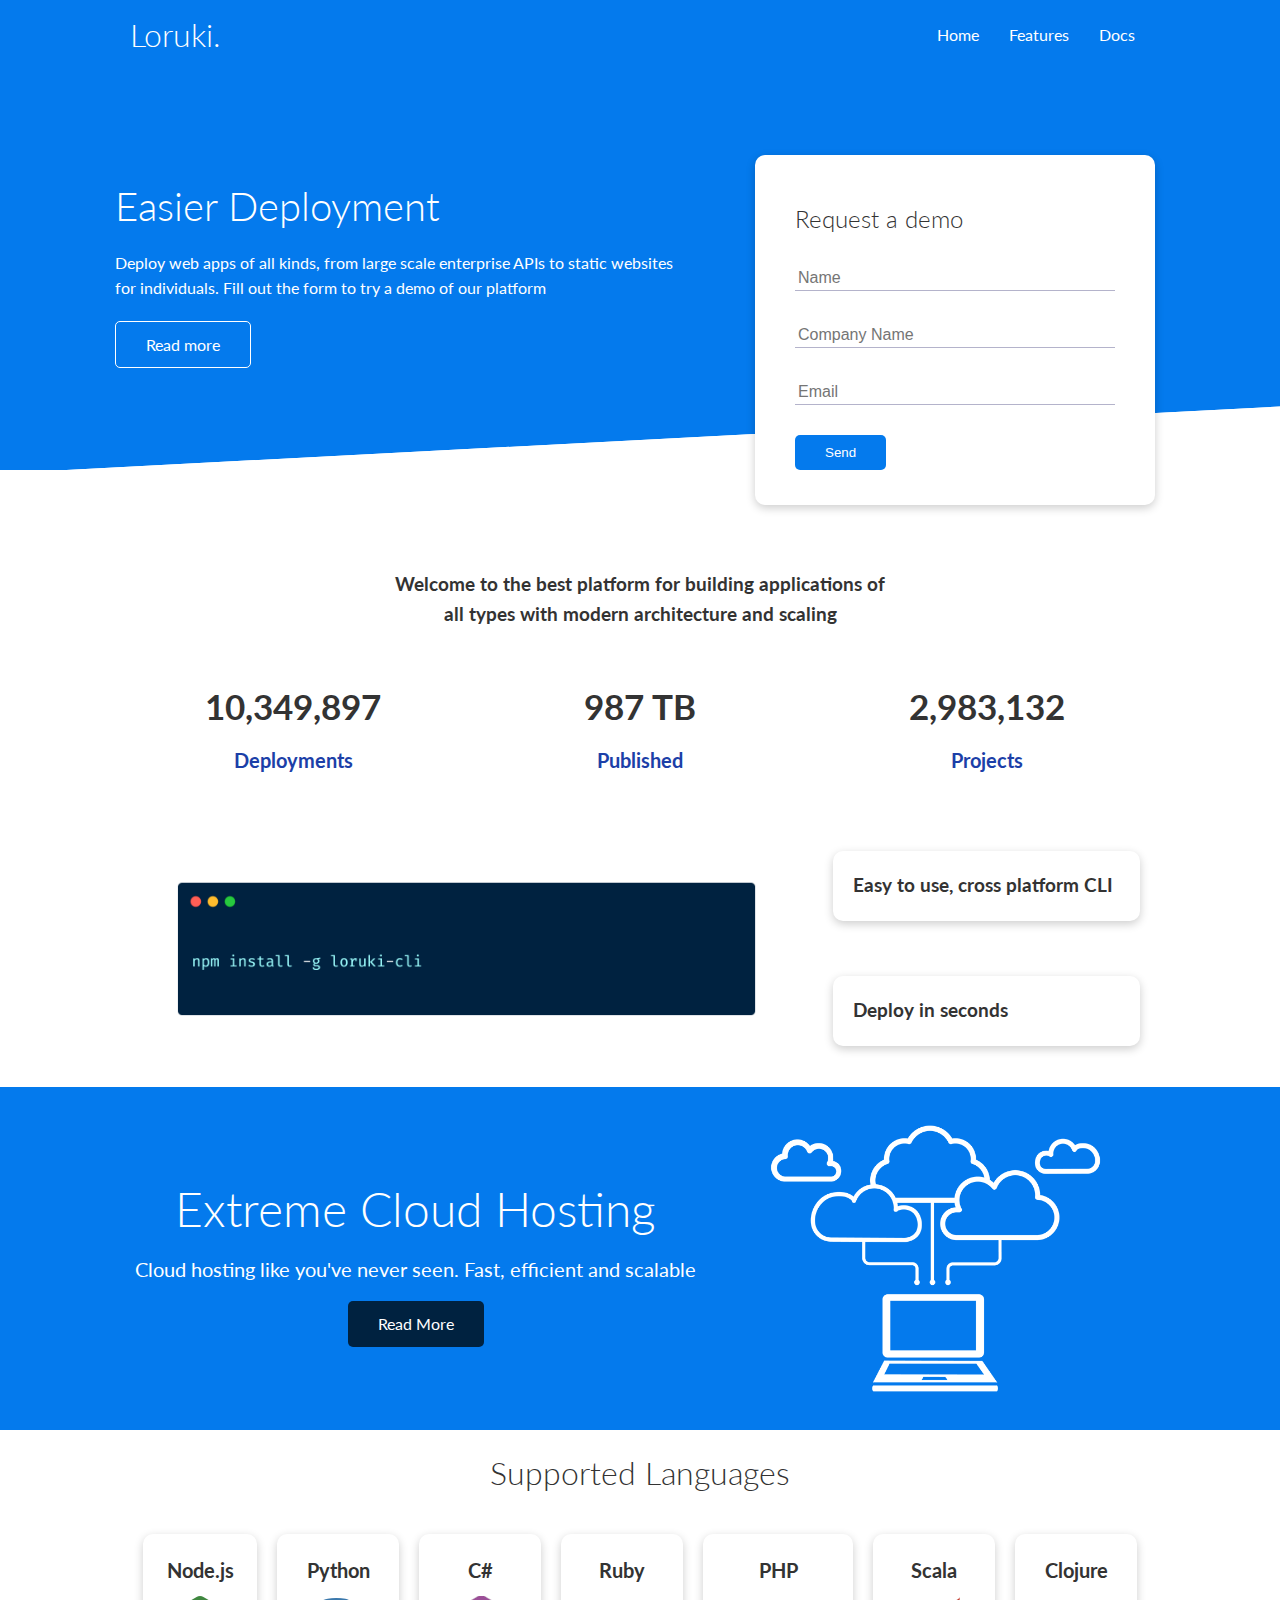
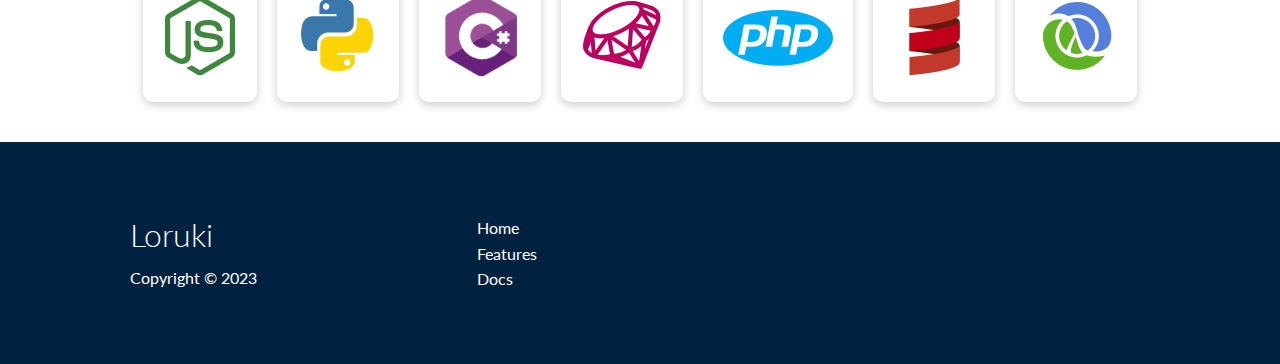
<file: index.html>
<!DOCTYPE html>
<html lang="en">
  <head>
    <meta charset="UTF-8" />
    <meta http-equiv="X-UA-Compatible" content="IE=edge" />
    <meta name="viewport" content="width=device-width, initial-scale=1.0" />
    <title>Loruki | Cloud Hosting for Everyone</title>
    <link
      rel="stylesheet"
      href="https://cdnjs.cloudflare.com/ajax/libs/font-awesome/6.3.0/css/all.min.css"
      integrity="sha512-SzlrxWUlpfuzQ+pcUCosxcglQRNAq/DZjVsC0lE40xsADsfeQoEypE+enwcOiGjk/bSuGGKHEyjSoQ1zVisanQ=="
      crossorigin="anonymous"
      referrerpolicy="no-referrer"
    />
    <link rel="stylesheet" href="css/utilities.css" />
    <link rel="stylesheet" href="css/styles.css" />
  </head>
  <body>
    <!-- Navbar -->
    <div class="navbar">
      <div class="container flex">
        <h1 class="logo">Loruki.</h1>
        <nav>
          <ul>
            <li><a href="index.html">Home</a></li>
            <li><a href="features.html">Features</a></li>
            <li><a href="docs.html">Docs</a></li>
          </ul>
        </nav>
      </div>
    </div>

    <!-- Showcase -->
    <section class="showcase">
      <div class="container grid">
        <div class="showcase-text">
          <h1>Easier Deployment</h1>
          <p>
            Deploy web apps of all kinds, from large scale enterprise APIs to
            static websites for individuals. Fill out the form to try a demo of
            our platform
          </p>
          <a href="features.html" class="btn btn-outline">Read more</a>
        </div>
        <div class="showcase-form card">
          <h2>Request a demo</h2>
          <form>
            <div class="form-control">
              <input type="text" name="name" placeholder="Name" required />
            </div>
            <div class="form-control">
              <input
                type="text"
                name="company"
                placeholder="Company Name"
                required
              />
            </div>
            <div class="form-control">
              <input type="email" name="email" placeholder="Email" required />
            </div>
            <input type="submit" value="Send" class="btn btn-primary" />
          </form>
        </div>
      </div>
    </section>

    <!-- Stats -->
    <section class="stats">
      <div class="container">
        <h3 class="stats-heading text-center my-1">
          Welcome to the best platform for building applications of all types
          with modern architecture and scaling
        </h3>

        <div class="grid grid-3 text-center my-4">
          <div>
            <i class="fas fa-server fa-3x"></i>
            <h3>10,349,897</h3>
            <p class="text-secondary">Deployments</p>
          </div>
          <div>
            <i class="fas fa-upload fa-3x"></i>
            <h3>987 TB</h3>
            <p class="text-secondary">Published</p>
          </div>
          <div>
            <i class="fas fa-project-diagram fa-3x"></i>
            <h3>2,983,132</h3>
            <p class="text-secondary">Projects</p>
          </div>
        </div>
      </div>
    </section>

    <!-- Cli -->
    <section class="cli">
      <div class="container grid">
        <img src="images/cli.png" alt="cli-pic" />
        <div class="card">
          <h3>Easy to use, cross platform CLI</h3>
        </div>
        <div class="card">
          <h3>Deploy in seconds</h3>
        </div>
      </div>
    </section>

    <!-- Cloud -->
    <section class="cloud bg-primary my-2 py-2">
      <div class="container grid">
        <div class="text-center">
          <h2 class="lg">Extreme Cloud Hosting</h2>
          <p class="lead my-1">
            Cloud hosting like you've never seen. Fast, efficient and scalable
          </p>
          <a href="features.html" class="btn btn-dark">Read More</a>
        </div>
        <img src="images/cloud.png" alt="clouds-pic" />
      </div>
    </section>

    <!-- Languages -->
    <section class="languages">
      <h2 class="md text-center my-2">Supported Languages</h2>
      <div class="container flex">
        <div class="card">
          <h4>Node.js</h4>
          <img src="images/logos/node.png" alt="" />
        </div>
        <div class="card">
          <h4>Python</h4>
          <img src="images/logos/python.png" alt="" />
        </div>
        <div class="card">
          <h4>C#</h4>
          <img src="images/logos/csharp.png" alt="" />
        </div>
        <div class="card">
          <h4>Ruby</h4>
          <img src="images/logos/ruby.png" alt="" />
        </div>
        <div class="card">
          <h4>PHP</h4>
          <img src="images/logos/php.png" alt="" />
        </div>
        <div class="card">
          <h4>Scala</h4>
          <img src="images/logos/scala.png" alt="" />
        </div>
        <div class="card">
          <h4>Clojure</h4>
          <img src="images/logos/clojure.png" alt="" />
        </div>
      </div>
    </section>

    <!-- Footer -->
    <footer class="footer bg-dark py-5">
      <div class="container grid grid-3">
        <div>
          <h1>Loruki</h1>
          <p>Copyright &copy; 2023</p>
        </div>
        <nav>
          <ul>
            <li><a href="index.html">Home</a></li>
            <li><a href="features.html">Features</a></li>
            <li><a href="docs.html">Docs</a></li>
          </ul>
        </nav>
        <div class="social">
          <a href="#"><i class="fab fa-github fa-2x"></i></a>
          <a href="#"><i class="fab fa-facebook fa-2x"></i></a>
          <a href="#"><i class="fab fa-instagram fa-2x"></i></a>
          <a href="#"><i class="fab fa-twitter fa-2x"></i></a>
        </div>
      </div>
    </footer>
  </body>
</html>
</file>
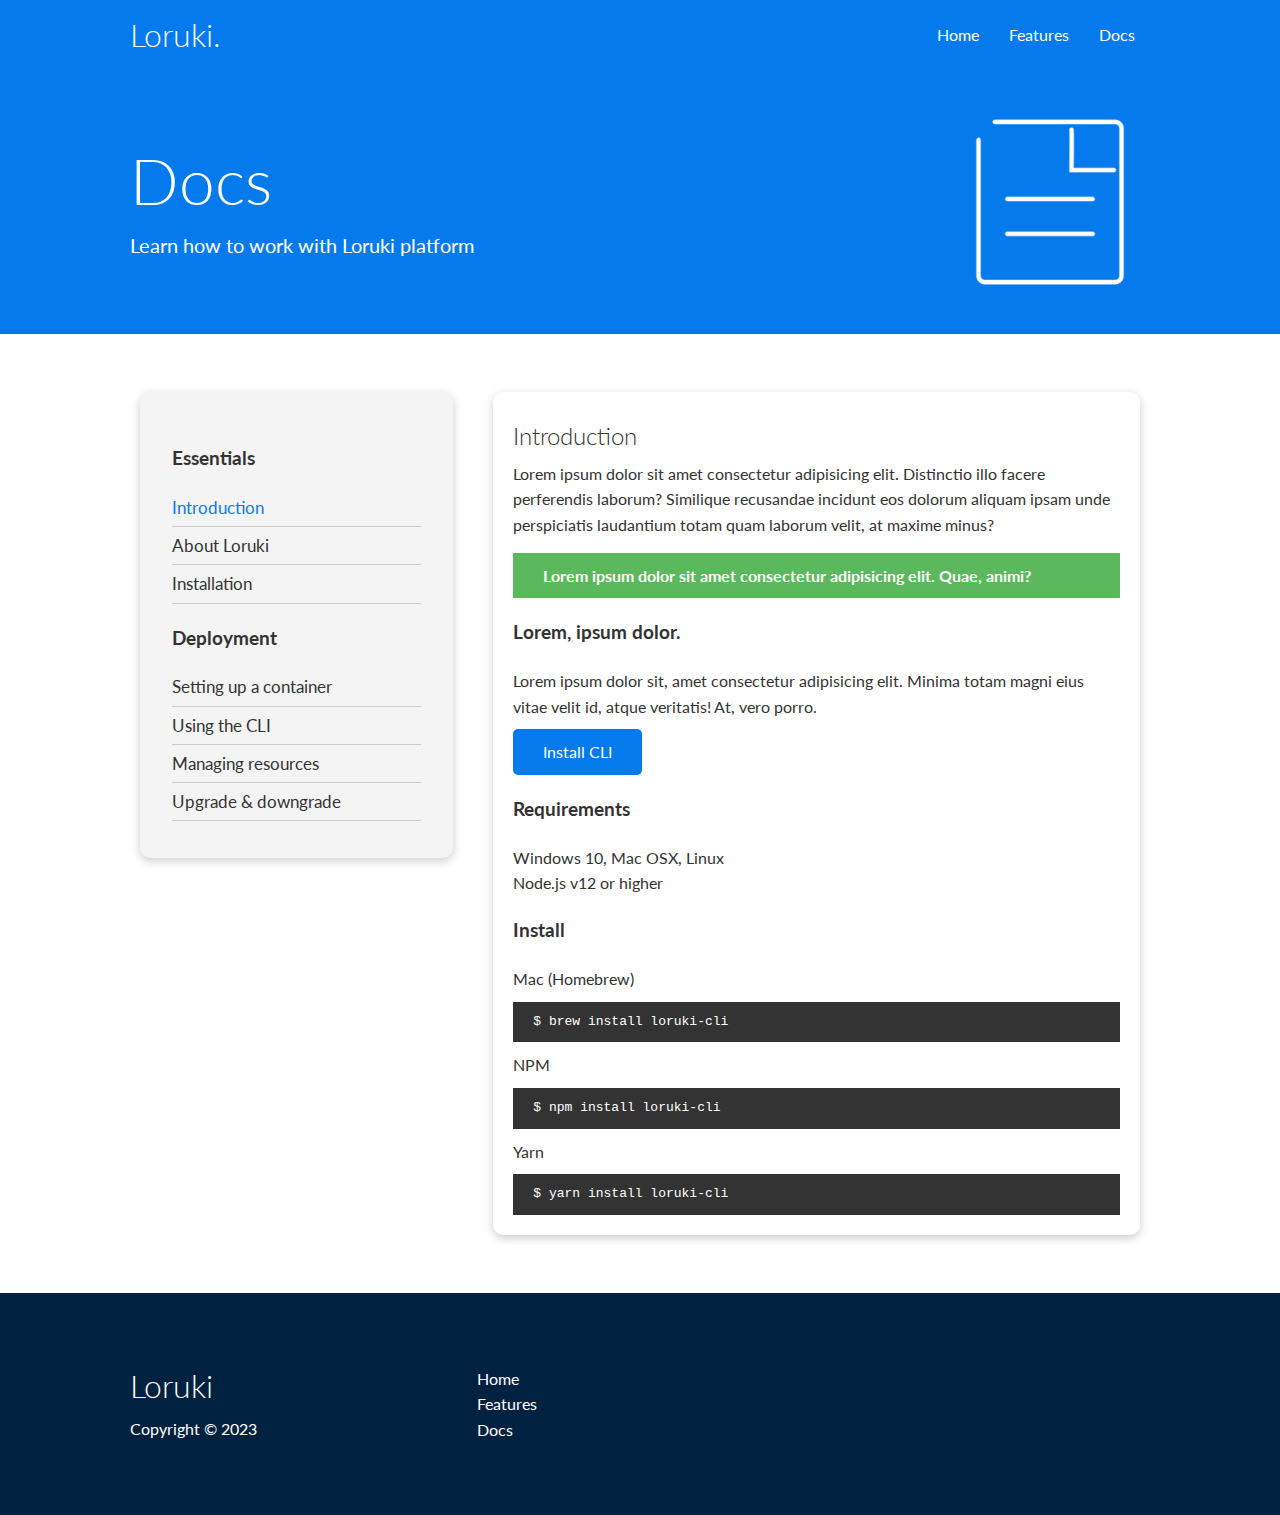
<file: docs.html>
<!DOCTYPE html>
<html lang="en">
  <head>
    <meta charset="UTF-8" />
    <meta http-equiv="X-UA-Compatible" content="IE=edge" />
    <meta name="viewport" content="width=device-width, initial-scale=1.0" />
    <title>Loruki | Cloud Hosting for Everyone</title>
    <link
      rel="stylesheet"
      href="https://cdnjs.cloudflare.com/ajax/libs/font-awesome/6.3.0/css/all.min.css"
      integrity="sha512-SzlrxWUlpfuzQ+pcUCosxcglQRNAq/DZjVsC0lE40xsADsfeQoEypE+enwcOiGjk/bSuGGKHEyjSoQ1zVisanQ=="
      crossorigin="anonymous"
      referrerpolicy="no-referrer"
    />
    <link rel="stylesheet" href="css/utilities.css" />
    <link rel="stylesheet" href="css/styles.css" />
  </head>
  <body>
    <!-- Navbar -->
    <div class="navbar">
      <div class="container flex">
        <h1 class="logo">Loruki.</h1>
        <nav>
          <ul>
            <li><a href="index.html">Home</a></li>
            <li><a href="features.html">Features</a></li>
            <li><a href="docs.html">Docs</a></li>
          </ul>
        </nav>
      </div>
    </div>

    <!-- Head -->
    <section class="docs-head bg-primary py-3">
      <div class="container grid">
        <div>
          <h1 class="xl">Docs</h1>
          <p class="lead">Learn how to work with Loruki platform</p>
        </div>
        <img src="images/docs.png" alt="server pic" />
      </div>
    </section>

    <!-- Docs main -->
    <section class="docs-main my-4">
      <div class="container grid">
        <div class="card bg-light p-3">
          <h3 class="my-2">Essentials</h3>
          <nav>
            <ul>
              <li><a class="text-primary" href="#">Introduction</a></li>
              <li><a href="#">About Loruki</a></li>
              <li><a href="#">Installation</a></li>
            </ul>
          </nav>

          <h3 class="my-2">Deployment</h3>
          <nav>
            <ul>
              <li><a href="#">Setting up a container</a></li>
              <li><a href="#">Using the CLI</a></li>
              <li><a href="#">Managing resources</a></li>
              <li><a href="#">Upgrade & downgrade</a></li>
            </ul>
          </nav>
        </div>
        <div class="card">
          <h2>Introduction</h2>
          <p>
            Lorem ipsum dolor sit amet consectetur adipisicing elit. Distinctio
            illo facere perferendis laborum? Similique recusandae incidunt eos
            dolorum aliquam ipsam unde perspiciatis laudantium totam quam
            laborum velit, at maxime minus?
          </p>

          <div class="alert alert-success">
            <i class="fas fa-info"></i> Lorem ipsum dolor sit amet consectetur
            adipisicing elit. Quae, animi?
          </div>

          <h3>Lorem, ipsum dolor.</h3>
          <p>
            Lorem ipsum dolor sit, amet consectetur adipisicing elit. Minima
            totam magni eius vitae velit id, atque veritatis! At, vero porro.
          </p>
          <a href="#" class="btn btn-primary">Install CLI</a>

          <h3>Requirements</h3>
          <ul>
            <li>Windows 10, Mac OSX, Linux</li>
            <li>Node.js v12 or higher</li>
          </ul>

          <h3>Install</h3>
          <p>Mac (Homebrew)</p>
          <pre><code>$ brew install loruki-cli</code></pre>
          <p>NPM</p>
          <pre><code>$ npm install loruki-cli</code></pre>
          <p>Yarn</p>
          <pre><code>$ yarn install loruki-cli</code></pre>
        </div>
      </div>
    </section>

    <!-- Footer -->
    <footer class="footer bg-dark py-5">
      <div class="container grid grid-3">
        <div>
          <h1>Loruki</h1>
          <p>Copyright &copy; 2023</p>
        </div>
        <nav>
          <ul>
            <li><a href="index.html">Home</a></li>
            <li><a href="features.html">Features</a></li>
            <li><a href="docs.html">Docs</a></li>
          </ul>
        </nav>
        <div class="social">
          <a href="#"><i class="fab fa-github fa-2x"></i></a>
          <a href="#"><i class="fab fa-facebook fa-2x"></i></a>
          <a href="#"><i class="fab fa-instagram fa-2x"></i></a>
          <a href="#"><i class="fab fa-twitter fa-2x"></i></a>
        </div>
      </div>
    </footer>
  </body>
</html>
</file>
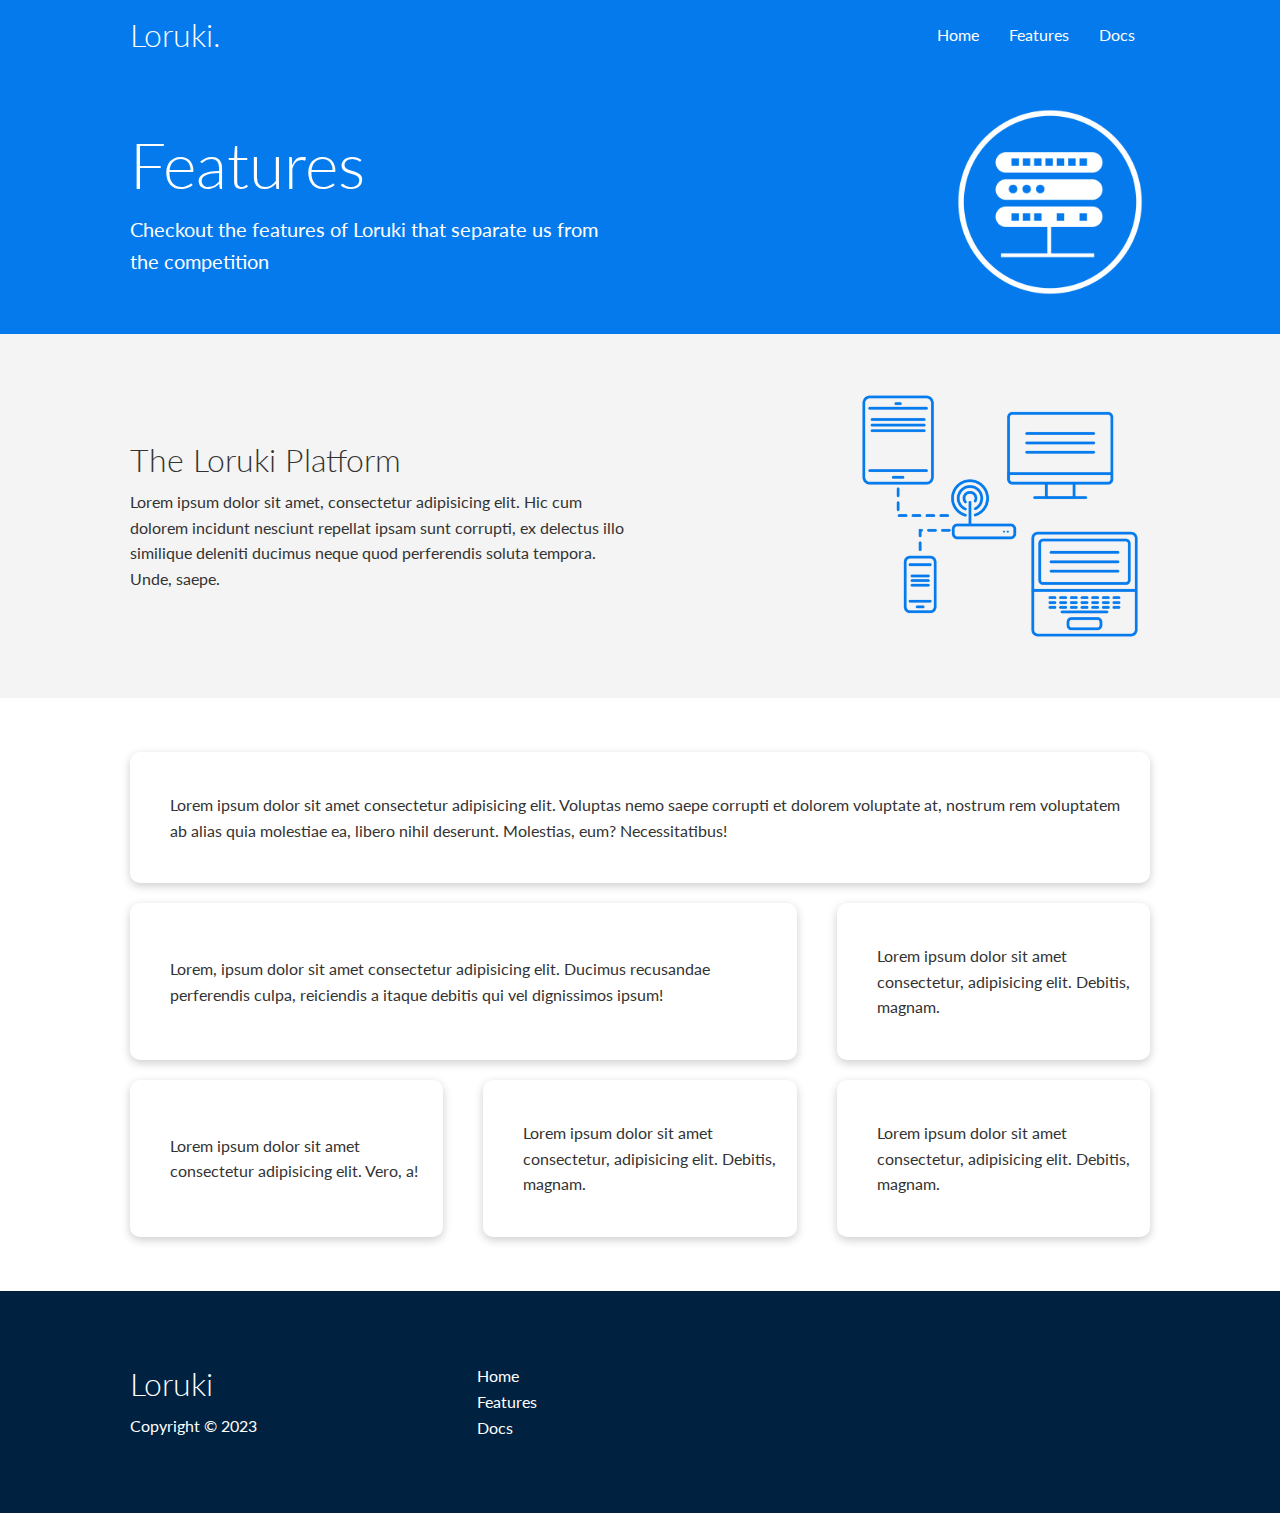
<file: features.html>
<!DOCTYPE html>
<html lang="en">
  <head>
    <meta charset="UTF-8" />
    <meta http-equiv="X-UA-Compatible" content="IE=edge" />
    <meta name="viewport" content="width=device-width, initial-scale=1.0" />
    <title>Loruki | Cloud Hosting for Everyone</title>
    <link
      rel="stylesheet"
      href="https://cdnjs.cloudflare.com/ajax/libs/font-awesome/6.3.0/css/all.min.css"
      integrity="sha512-SzlrxWUlpfuzQ+pcUCosxcglQRNAq/DZjVsC0lE40xsADsfeQoEypE+enwcOiGjk/bSuGGKHEyjSoQ1zVisanQ=="
      crossorigin="anonymous"
      referrerpolicy="no-referrer"
    />
    <link rel="stylesheet" href="css/utilities.css" />
    <link rel="stylesheet" href="css/styles.css" />
  </head>
  <body>
    <!-- Navbar -->
    <div class="navbar">
      <div class="container flex">
        <h1 class="logo">Loruki.</h1>
        <nav>
          <ul>
            <li><a href="index.html">Home</a></li>
            <li><a href="features.html">Features</a></li>
            <li><a href="docs.html">Docs</a></li>
          </ul>
        </nav>
      </div>
    </div>

    <!-- Head -->
    <section class="features-head bg-primary py-3">
      <div class="container grid">
        <div>
          <h1 class="xl">Features</h1>
          <p class="lead">
            Checkout the features of Loruki that separate us from the
            competition
          </p>
        </div>
        <img src="images/server.png" alt="server pic" />
      </div>
    </section>

    <!-- Sub Head -->
    <section class="features-sub-head bg-light py-3">
      <div class="container grid">
        <div>
          <h1 class="md">The Loruki Platform</h1>
          <p>
            Lorem ipsum dolor sit amet, consectetur adipisicing elit. Hic cum
            dolorem incidunt nesciunt repellat ipsam sunt corrupti, ex delectus
            illo similique deleniti ducimus neque quod perferendis soluta
            tempora. Unde, saepe.
          </p>
        </div>
        <img src="images/server2.png" alt="server pic" />
      </div>
    </section>

    <section class="features-main my-2">
      <div class="container grid grid-3">
        <div class="card flex">
          <i class="fas fa-server fa-3x"></i>
          <p>
            Lorem ipsum dolor sit amet consectetur adipisicing elit. Voluptas
            nemo saepe corrupti et dolorem voluptate at, nostrum rem voluptatem
            ab alias quia molestiae ea, libero nihil deserunt. Molestias, eum?
            Necessitatibus!
          </p>
        </div>
        <div class="card flex">
          <i class="fas fa-network-wired fa-3x"></i>
          <p>
            Lorem, ipsum dolor sit amet consectetur adipisicing elit. Ducimus
            recusandae perferendis culpa, reiciendis a itaque debitis qui vel
            dignissimos ipsum!
          </p>
        </div>
        <div class="card flex">
          <i class="fas fa-laptop-code fa-3x"></i>
          <p>
            Lorem ipsum dolor sit amet consectetur, adipisicing elit. Debitis,
            magnam.
          </p>
        </div>
        <div class="card flex">
          <i class="fas fa-database fa-3x"></i>
          <p>
            Lorem ipsum dolor sit amet consectetur adipisicing elit. Vero, a!
          </p>
        </div>
        <div class="card flex">
          <i class="fas fa-power-off fa-3x"></i>
          <p>
            Lorem ipsum dolor sit amet consectetur, adipisicing elit. Debitis,
            magnam.
          </p>
        </div>
        <div class="card flex">
          <i class="fas fa-upload fa-3x"></i>
          <p>
            Lorem ipsum dolor sit amet consectetur, adipisicing elit. Debitis,
            magnam.
          </p>
        </div>
      </div>
    </section>

    <!-- Footer -->
    <footer class="footer bg-dark py-5">
      <div class="container grid grid-3">
        <div>
          <h1>Loruki</h1>
          <p>Copyright &copy; 2023</p>
        </div>
        <nav>
          <ul>
            <li><a href="index.html">Home</a></li>
            <li><a href="features.html">Features</a></li>
            <li><a href="docs.html">Docs</a></li>
          </ul>
        </nav>
        <div class="social">
          <a href="#"><i class="fab fa-github fa-2x"></i></a>
          <a href="#"><i class="fab fa-facebook fa-2x"></i></a>
          <a href="#"><i class="fab fa-instagram fa-2x"></i></a>
          <a href="#"><i class="fab fa-twitter fa-2x"></i></a>
        </div>
      </div>
    </footer>
  </body>
</html>
</file>
<file: css/utilities.css>
.container {
  max-width: 1100px;
  margin: 0 auto;
  overflow: auto;
  padding: 0 40px;
}

.card {
  background-color: #fff;
  color: #333;
  border-radius: 10px;
  box-shadow: 0 3px 10px rgba(0, 0, 0, 0.2);
  padding: 20px;
  margin: 10px;
}

.btn {
  display: inline-block;
  padding: 10px 30px;
  cursor: pointer;
  background-color: var(--primary-color);
  color: #fff;
  border: none;
  border-radius: 5px;
}

.btn:hover {
  transform: scale(0.98);
}

.btn-outline {
  background-color: transparent;
  border: 1px solid #fff;
}

/* Text sizes */
.lead {
  font-size: 20px;
}

.sm {
  font-size: 1rem;
}

.md {
  font-size: 2rem;
}

.lg {
  font-size: 3rem;
}

.xl {
  font-size: 4rem;
}

/* Alert */
.alert {
  background-color: var(--light-color);
  padding: 10px 20px;
  font-weight: bold;
  margin: 15px 0;
}

.alert i {
  margin-right: 10px;
}

.alert-success {
  background-color: var(--success-color);
  color: #fff;
}

.alert-error {
  background-color: var(--error-color);
  color: #fff;
}

/* Backgrounds & colored buttons */
.bg-primary,
.btn-primary {
  background-color: var(--primary-color);
  color: #fff;
}

.bg-secondary,
.btn-secondary {
  background-color: var(--secondary-color);
  color: #fff;
}

.bg-dark,
.btn-dark {
  background-color: var(--dark-color);
  color: #fff;
}

.bg-light,
.btn-light {
  background-color: var(--light-color);
  color: #333;
}

.bg-primary a,
.btn-primary a,
.bg-secondary a,
.btn-secondary a,
.bg-dark a,
.btn-dark a,
.btn-light a {
  color: #fff;
}

/* Text colors */
.text-primary {
  color: var(--primary-color);
}

.text-secondary {
  color: var(--secondary-color);
}

.text-dark {
  color: var(--dark-color);
}

.text-light {
  color: var(--light-color);
}

.text-center {
  text-align: center;
}

.flex {
  display: flex;
  justify-content: center;
  align-items: center;
  height: 100%;
}

.grid {
  display: grid;
  grid-template-columns: repeat(2, 1fr);
  gap: 20px;
  justify-content: center;
  align-items: center;
  height: 100%;
}

.grid-3 {
  grid-template-columns: repeat(3, 1fr);
}

/* Margins */
.my-1 {
  margin: 1rem 0;
}
.my-2 {
  margin: 1.5rem 0;
}
.my-3 {
  margin: 2rem 0;
}
.my-4 {
  margin: 3rem 0;
}
.my-5 {
  margin: 4rem 0;
}
.m-1 {
  margin: 1rem;
}
.m-2 {
  margin: 1.5rem;
}
.m-3 {
  margin: 2rem;
}
.m-4 {
  margin: 3rem;
}
.m-5 {
  margin: 4rem;
}

/* Paddings */
.py-1 {
  padding: 1rem 0;
}
.py-2 {
  padding: 1.5rem 0;
}
.py-3 {
  padding: 2rem 0;
}
.py-4 {
  padding: 3rem 0;
}
.py-5 {
  padding: 4rem 0;
}
.p-1 {
  padding: 1rem;
}
.p-2 {
  padding: 1.5rem;
}
.p-3 {
  padding: 2rem;
}
.p-4 {
  padding: 3rem;
}
.p-5 {
  padding: 4rem;
}
</file>
<file: css/styles.css>
@import url("https://fonts.googleapis.com/css2?family=Lato:wght@300&display=swap");

:root {
  --primary-color: #047aed;
  --secondary-color: #1c3fa8;
  --dark-color: #002240;
  --light-color: #f4f4f4;
  --success-color: #5cb85c;
  --error-color: #d9534f;
}

* {
  box-sizing: border-box;
  padding: 0;
  margin: 0;
}

body {
  font-family: "Lato", sans-serif;
  color: #333;
  line-height: 1.6;
}

ul {
  list-style: none;
}

a {
  text-decoration: none;
  color: #333;
}

h1,
h2 {
  font-weight: 300;
  line-height: 1.2;
  margin: 10px 0;
}

p {
  margin: 10px 0;
}

img {
  width: 100%;
}

code,
pre {
  background-color: #333;
  color: #fff;
  padding: 10px;
}

/* Navbar */
.navbar {
  background-color: var(--primary-color);
  color: #fff;
  height: 70px;
}

.navbar ul {
  display: flex;
}

.navbar a {
  color: #fff;
  padding: 10px;
  margin: 0 5px;
}

.navbar a:hover {
  border-bottom: 2px solid #fff;
}

.navbar .flex {
  justify-content: space-between;
}

/* Showcase */
.showcase {
  height: 400px;
  background-color: var(--primary-color);
  color: #fff;
  position: relative;
}

.showcase h1 {
  font-size: 40px;
}

.showcase p {
  margin: 20px 0;
}

.showcase .grid {
  grid-template-columns: 55% 45%;
  gap: 30px;
  overflow: visible;
}

.showcase-text {
  animation: slideInFromLeft 1s ease-in;
}

.showcase-form {
  position: relative;
  top: 60px;
  height: 350px;
  width: 400px;
  padding: 40px;
  z-index: 100;
  justify-self: flex-end;
  animation: slideInFromRight 1s ease-in;
}

.showcase-form .form-control {
  margin: 30px 0;
}

.showcase-form input[type="text"],
.showcase-form input[type="email"] {
  border: 0;
  border-bottom: 1px solid #b4b3cb;
  width: 100%;
  padding: 3px;
  font-size: 16px;
}

.showcase-form input:focus {
  outline: none;
}

.showcase::before,
.showcase::after {
  content: "";
  position: absolute;
  height: 100px;
  bottom: -70px;
  right: 0;
  left: 0;
  background-color: #fff;
  transform: skewY(-3deg);
}

/* Stats */
.stats {
  padding-top: 100px;
  animation: slideInFromBottom 1s ease-in;
}

.stats-heading {
  max-width: 500px;
  margin: 0 auto;
}

.stats .grid h3 {
  font-size: 35px;
}

.stats .grid p {
  font-size: 20px;
  font-weight: bold;
}

/* Cli */
.cli .grid {
  grid-template-columns: repeat(3, 1fr);
  grid-template-rows: repeat(2, 1fr);
}

.cli .grid > *:first-child {
  grid-column: 1 / span 2;
  grid-row: 1 / span 2;
}

/* Cloud */
.cloud .grid {
  grid-template-columns: 4fr 3fr;
}

/* Languages */
.languages .flex {
  flex-wrap: wrap;
}

.languages .card {
  text-align: center;
  margin: 18px 10px 40px;
  transition: transform 0.3s ease-in;
}

.languages .card h4 {
  font-size: 20px;
  margin-bottom: 10px;
}

.languages .card:hover {
  transform: translateY(-10px);
}

/* Features */
.features-head img,
.docs-head img {
  width: 200px;
  justify-self: flex-end;
}

.features-sub-head img {
  width: 300px;
  justify-self: flex-end;
}

.features-main .card > i {
  margin-right: 20px;
}

.features-main .grid {
  padding: 30px;
}

.features-main .grid > *:first-child {
  grid-column: 1 / span 3;
}

.features-main .grid > *:nth-child(2) {
  grid-column: 1 / span 2;
}

/* Docs */
.docs-main h3 {
  margin: 20px 0;
}

.docs-main .grid {
  grid-template-columns: 1fr 2fr;
  align-items: flex-start;
}

.docs-main nav li {
  font-size: 17px;
  padding-bottom: 5px;
  margin-bottom: 5px;
  border-bottom: 1px solid #ccc;
}

.docs-main a:hover {
  font-weight: bold;
}

/* Footer */
.footer .social a {
  margin: 0 10px;
}

/* Animations */
@keyframes slideInFromLeft {
  0% {
    transform: translateX(-100%);
  }

  100% {
    transform: translateX(0%);
  }
}

@keyframes slideInFromRight {
  0% {
    transform: translateX(100%);
  }

  100% {
    transform: translateX(0%);
  }
}

@keyframes slideInFromTop {
  0% {
    transform: translateY(-100%);
  }

  100% {
    transform: translateY(0%);
  }
}

@keyframes slideInFromBottom {
  0% {
    transform: translateY(100%);
  }

  100% {
    transform: translateY(0%);
  }
}

/* Tablets and under */
@media (max-width: 786px) {
  .grid,
  .showcase .grid,
  .stats .grid,
  .cli .grid,
  .cloud .grid,
  .features-main .grid,
  .docs-main .grid {
    grid-template-columns: 1fr;
    grid-template-rows: 1fr;
  }

  .showcase {
    height: auto;
  }

  .showcase-text {
    text-align: center;
    margin-top: 40px;
  }

  .showcase-form {
    justify-self: center;
    margin: auto;
  }

  .cli .grid > *:first-child {
    grid-column: 1;
    grid-row: 1;
  }

  .features-head,
  .features-sub-head,
  .docs-head {
    text-align: center;
  }

  .features-head img,
  .features-sub-head img,
  .docs-head img {
    justify-self: center;
  }

  .features-main .grid > *:first-child,
  .features-main .grid > *:nth-child(2) {
    grid-column: 1;
  }
}

/* Mobile */
@media (max-width: 500px) {
  .navbar {
    height: 110px;
  }

  .navbar .flex {
    flex-direction: column;
  }

  .navbar ul {
    padding: 10px;
    background-color: rgba(0, 0, 0, 0.1);
  }
}
</file>
